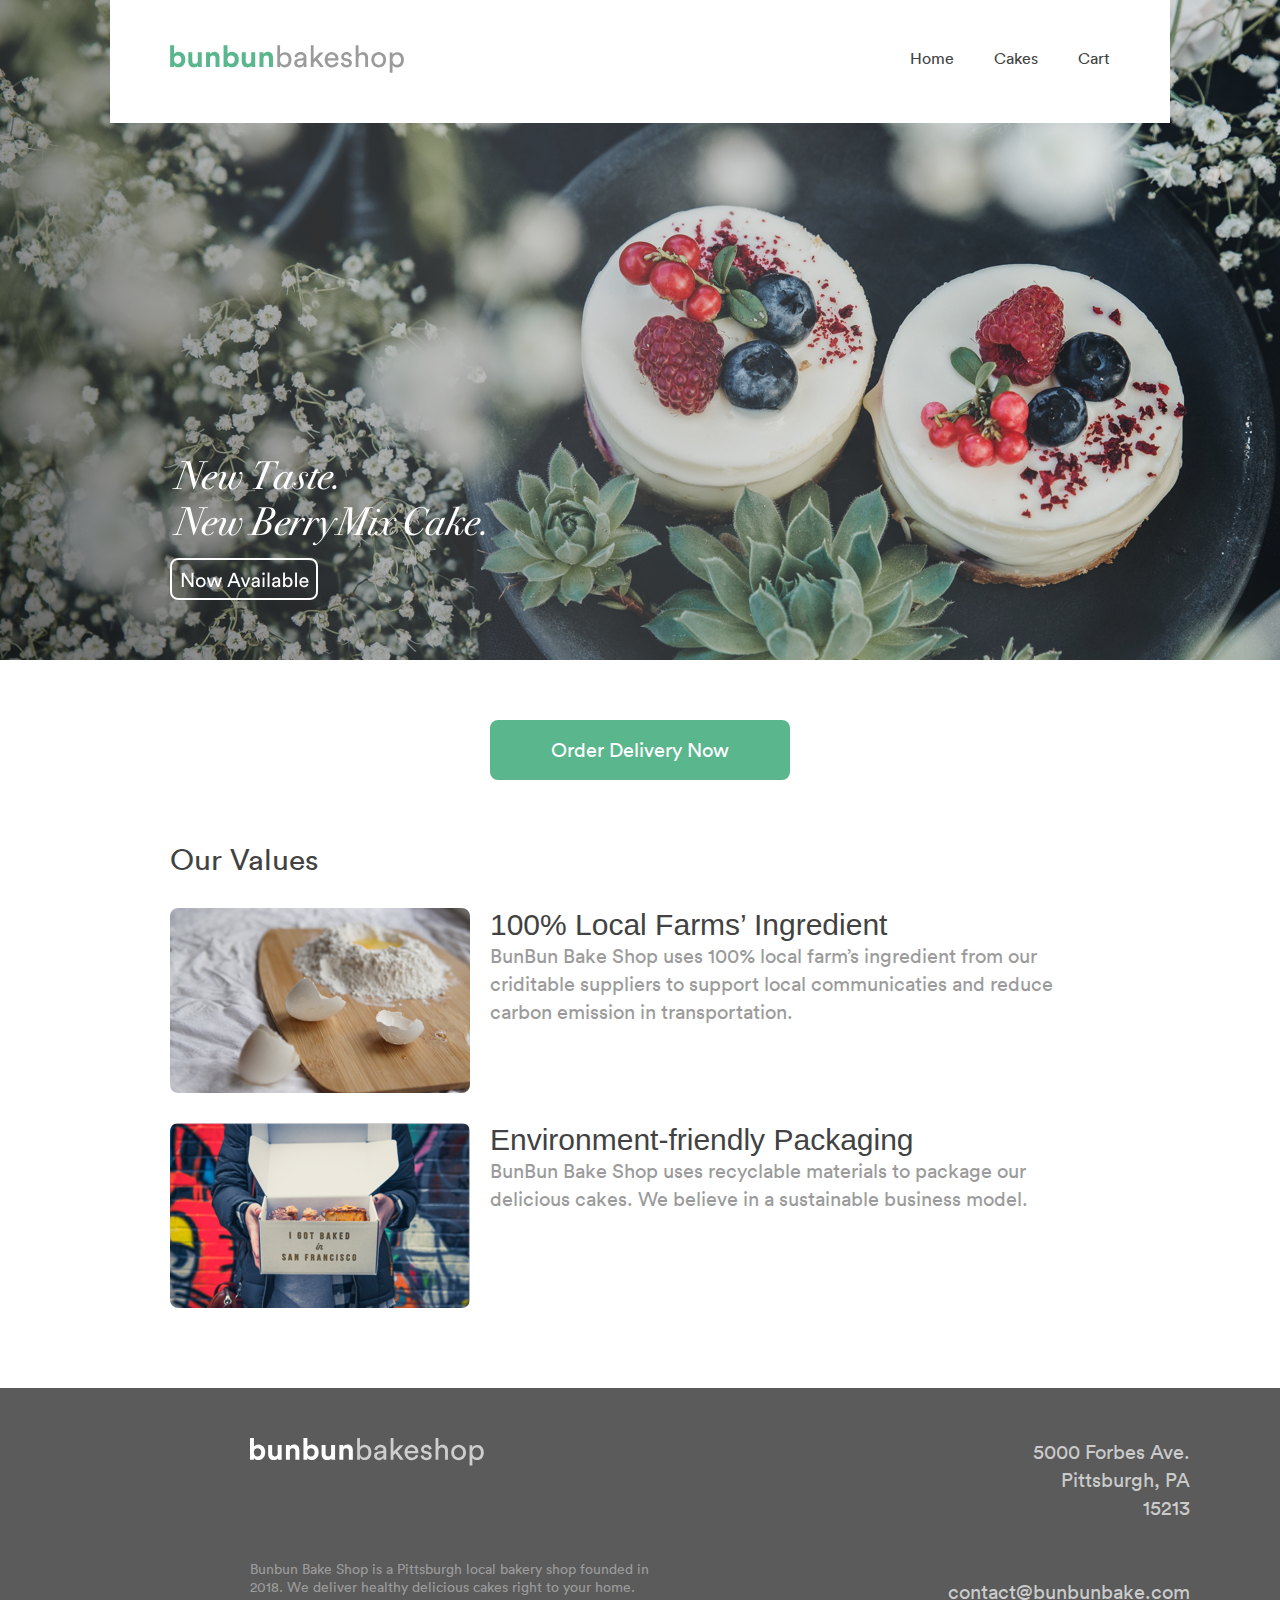
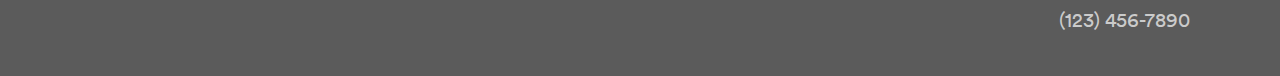
<file: index.html>
<!DOCTYPE html>
<html lang="en">
<head>
    <meta charset="UTF-8">
    <title>Home - BunBun Bake Shop</title>
    <link rel="stylesheet" type="text/css" href="style.css">
</head>

<body>
    <div class="hero">
        <div class="wrapper">
            <div class="header">
                <div class="navbar-home">
                    <a href="#" class="nav-logo"><img src="images/logo-color.svg"/></a>
                    <ul>
                        <li><a href="#">Cart</a></li>
                        <li><a href="cakes.html">Cakes</a></li>
                        <li><a href="#">Home</a></li>
                    </ul>
                </div>
            </div>
        </div>
    </div>

    <div class="call-to-action">
        <a href="cakes.html">Order Delivery Now</a>
    </div>

    <div class="title">
        Our Values
    </div>

    <div class="articles">
        <div class="article">
            <div class="article-image">
                <a href="#"><img src="images/article-image-1.png"/></a>
            </div>
            <div class="article-body">
                <span class="article-title">100% Local Farms’ Ingredient</span><br>
                <span class="article-description">BunBun Bake Shop uses 100% local farm’s ingredient from our criditable suppliers to support local communicaties and reduce carbon emission in transportation.</span>
            </div>
        </div>
        <div class="article">
            <div class="article-image">
                <a href="#"><img src="images/article-image-2.png"/></a>
            </div>
            <div class="article-body">
                <span class="article-title">Environment-friendly Packaging</span><br>
                <span class="article-description">BunBun Bake Shop uses recyclable materials to package our delicious cakes. We believe in a sustainable business model.</span>
            </div>
        </div>
    </div>

    <div class="footer">

        <div class="footer-body">
            <div class="footer-left">
                <a href="home.html" class="footer-logo"><img src="images/footer-logo.svg"/></a>
                <div class="brand-description"><span>Bunbun Bake Shop is a Pittsburgh local bakery shop founded in 2018. We deliver healthy delicious cakes right to your home.</span></div>
            </div>
            <div class="footer-right">
                <div class="footer-contact">5000 Forbes Ave.<br>
                    Pittsburgh, PA<br>
                    15213<br>
                    <br>
                    <br>
                    contact@bunbunbake.com<br>
                    (123) 456-7890</div>
            </div>
        </div>
    </div>
</body>
</html>
</file>
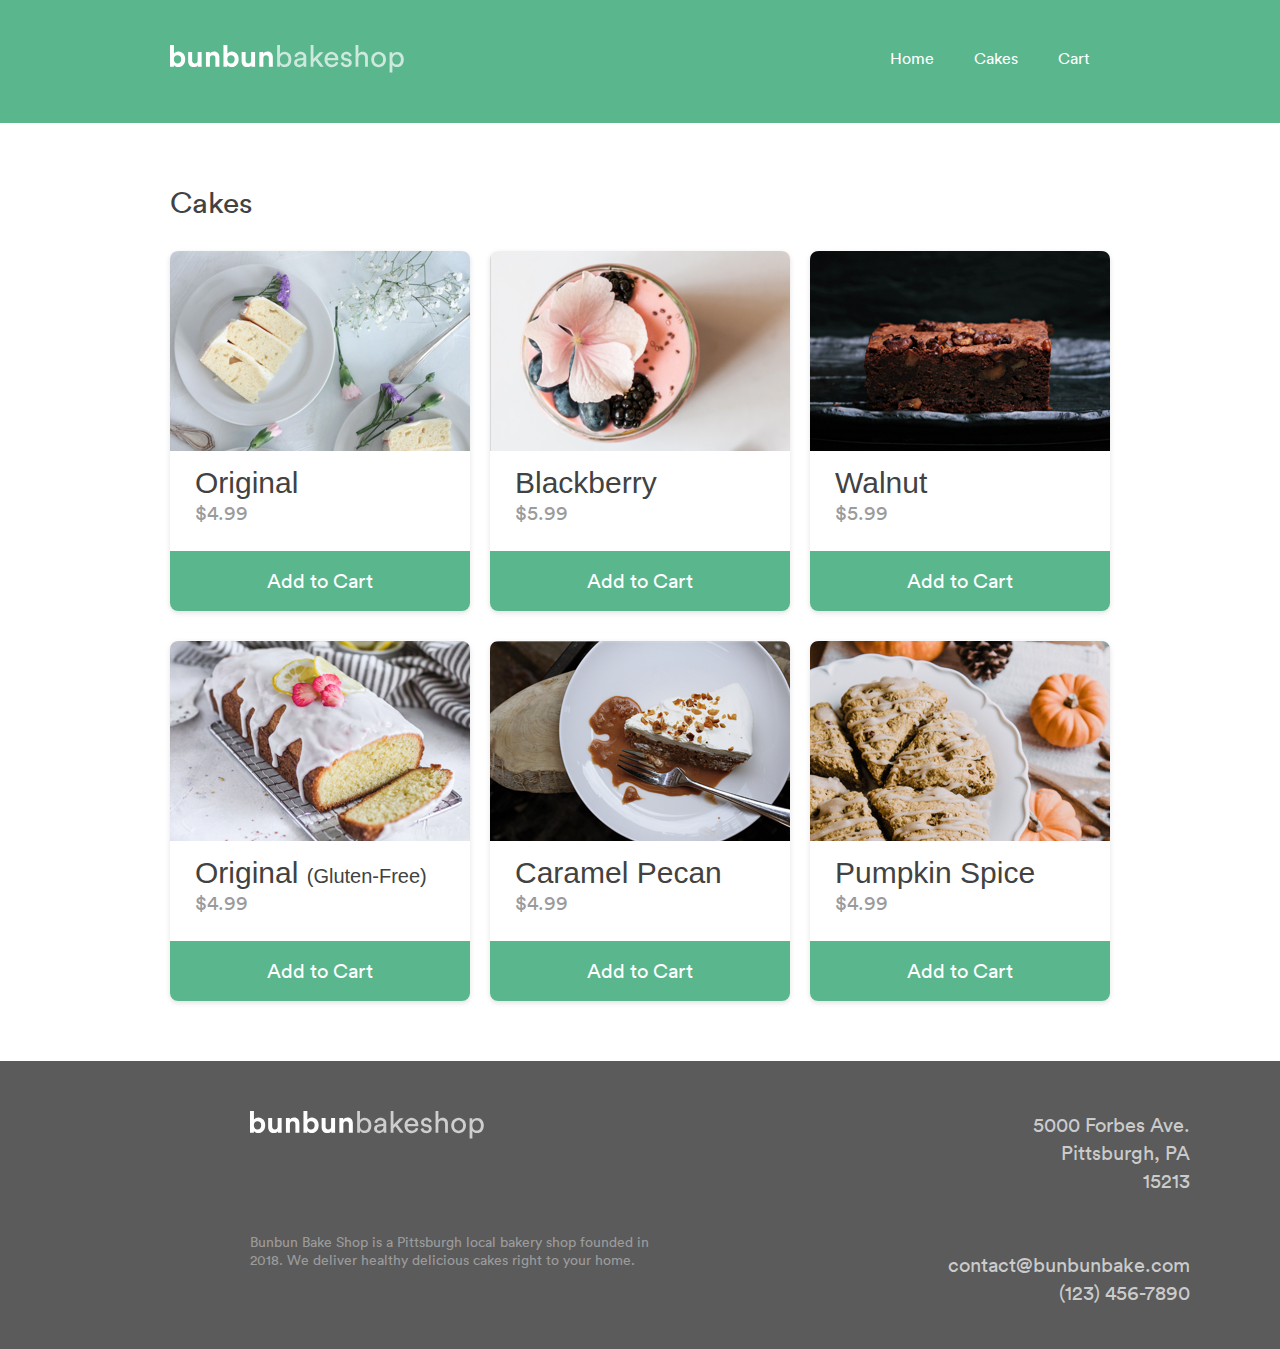
<file: cakes.html>
<!DOCTYPE html>
<html lang="en">
<head>
    <meta charset="UTF-8">
    <title>Cakes - BunBun Bake Shop</title>
    <link rel="stylesheet" type="text/css" href="style.css">
</head>
<body>
    <div class="wrapper-cakes">
        <div class="header-colored">
            <div class="navbar-colored">
                <a href="index.html" class="nav-logo-white"><img src="images/logo-white.svg"/></a>
                <ul>
                    <li><a href="#">Cart</a></li>
                    <li><a href="#">Cakes</a></li>
                    <li><a href="index.html">Home</a></li>
                </ul>
            </div>
        </div>
    </div>

    <div class="title">
        Cakes
    </div>

    <div class="products">
        <div class="p1">
            <div class="product">
                <div class="product-image">
                    <a href="index.html"><img src="images/p1.png"/></a>
                </div>
                <div class="product-description">
                    <span class="product-name">Original</span><br>
                    <span class="product-price">$4.99</span>
                </div>
                <div class="product-button">
                    <a href="original-cake.html" class="add-to-cart">Add to Cart</a>
                </div>
            </div>
        </div>
        <div class="p2">
            <div class="product">
                <div class="product-image">
                    <a href="index.html"><img src="images/p2.png"/></a>
                </div>
                <div class="product-description">
                    <span class="product-name">Blackberry</span><br>
                    <span class="product-price">$5.99</span>
                </div>
                <div class="product-button">
                    <a href="#" class="add-to-cart">Add to Cart</a>
                </div>
            </div>
        </div>
        <div class="p3">
            <div class="product">
                <div class="product-image">
                    <a href="index.html"><img src="images/p3.png"/></a>
                </div>
                <div class="product-description">
                    <span class="product-name">Walnut</span><br>
                    <span class="product-price">$5.99</span>
                </div>
                <div class="product-button">
                    <a href="#" class="add-to-cart">Add to Cart</a>
                </div>
            </div>
        </div>
        <div class="p4">
            <div class="product">
                <div class="product-image">
                    <a href="index.html"><img src="images/p4.png"/></a>
                </div>
                <div class="product-description">
                    <span class="product-name">Original <span id="glutenfree">(Gluten-Free)</span></span><br>
                    <span class="product-price">$4.99</span>
                </div>
                <div class="product-button">
                    <a href="#" class="add-to-cart">Add to Cart</a>
                </div>
            </div>
        </div>
        <div class="p5">
            <div class="product">
                <div class="product-image">
                    <a href="index.html"><img src="images/p5.png"/></a>
                </div>
                <div class="product-description">
                    <span class="product-name">Caramel Pecan</span><br>
                    <span class="product-price">$4.99</span>
                </div>
                <div class="product-button">
                    <a href="#" class="add-to-cart">Add to Cart</a>
                </div>
            </div>
        </div>
        <div class="p6">
            <div class="product">
                <div class="product-image">
                    <a href="index.html"><img src="images/p6.png"/></a>
                </div>
                <div class="product-description">
                    <span class="product-name">Pumpkin Spice</span><br>
                    <span class="product-price">$4.99</span>
                </div>
                <div class="product-button">
                    <a href="#" class="add-to-cart">Add to Cart</a>
                </div>
            </div>
        </div>
    </div>
    <div class="footer">

        <div class="footer-body">
            <div class="footer-left">
                <a href="home.html" class="footer-logo"><img src="images/footer-logo.svg"/></a>
                <div class="brand-description"><span>Bunbun Bake Shop is a Pittsburgh local bakery shop founded in 2018. We deliver healthy delicious cakes right to your home.</span></div>
            </div>
            <div class="footer-right">
                <div class="footer-contact">5000 Forbes Ave.<br>
                    Pittsburgh, PA<br>
                    15213<br>
                    <br>
                    <br>
                    contact@bunbunbake.com<br>
                    (123) 456-7890</div>
            </div>
        </div>
    </div>
</body>
</html>
</file>
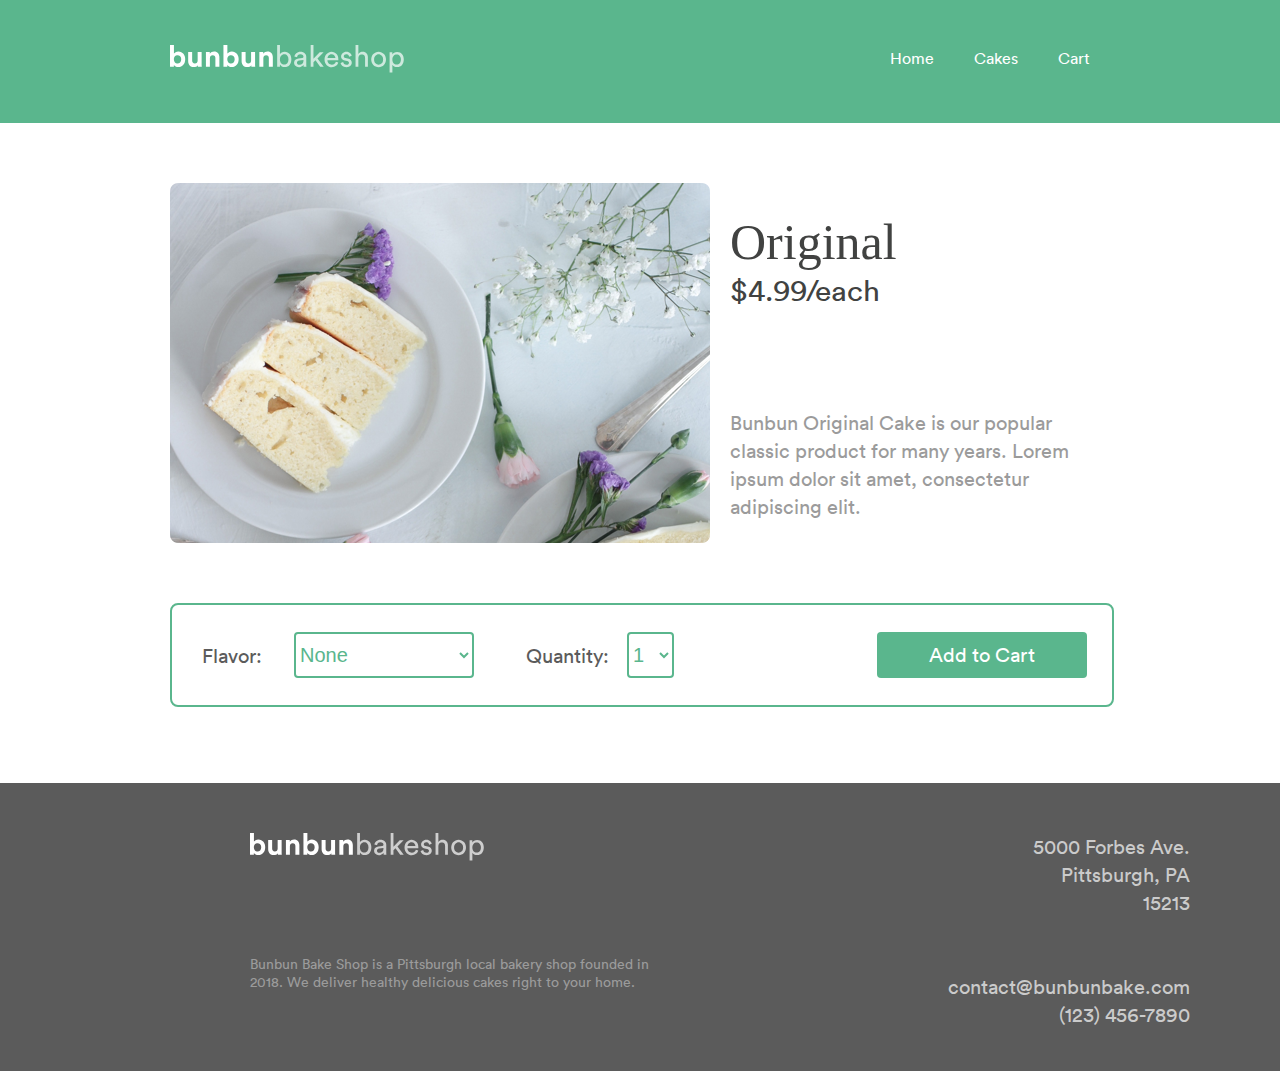
<file: original-cake.html>
<!DOCTYPE html>
<html lang="en">
<head>
    <meta charset="UTF-8">
    <title>Originl Cake - BunBun Bake Shop</title>
    <link rel="stylesheet" type="text/css" href="style.css">
</head>
<body>
    <div class="wrapper-cakes">
        <div class="header-colored">
            <div class="navbar-colored">
                <a href="index.html" class="nav-logo-white"><img src="images/logo-white.svg"/></a>
                <ul>
                    <li><a href="#">Cart</a></li>
                    <li><a href="cakes.html">Cakes</a></li>
                    <li><a href="index.html">Home</a></li>
                </ul>
            </div>
        </div>
    </div>

    <div class="product-details">
        <img class="p-image" src="images/original-cake.png">
        <div class="p-description">
            <div class="p-description-title">Original</div>
            <div class="p-description-price">$4.99/each</div>
            <div class="p-description-text">Bunbun Original Cake is our popular classic product for many years. Lorem ipsum dolor sit amet, consectetur adipiscing elit.</div>
        </div>
        <div class="pd-add-to-cart">
            <div class="flavor">Flavor:</div>
            <div class="flavor-select">
                <select>
                    <option>None</option>
                    <option>Sugar-milk</option>
                    <option>Vanilla-milk</option>
                    <option>Double-chocolate</option>
                </select>
            </div>
            <div class="quantity">Quantity:</div>
            <div class="quantity-select">
                <select>
                    <option>1</option>
                    <option>3</option>
                    <option>6</option>
                    <option>12</option>
                </select>
            </div>
            <div class="add-to-cart-button"><a href="#">Add to Cart</a></div>
        </div>
    </div>

    <div class="footer">

        <div class="footer-body">
            <div class="footer-left">
                <a href="home.html" class="footer-logo"><img src="images/footer-logo.svg"/></a>
                <div class="brand-description"><span>Bunbun Bake Shop is a Pittsburgh local bakery shop founded in 2018. We deliver healthy delicious cakes right to your home.</span></div>
            </div>
            <div class="footer-right">
                <div class="footer-contact">5000 Forbes Ave.<br>
                    Pittsburgh, PA<br>
                    15213<br>
                    <br>
                    <br>
                    contact@bunbunbake.com<br>
                    (123) 456-7890</div>
            </div>
        </div>
    </div>

</body>
</html>
</file>
<file: style.css>
@font-face {
    font-family: 'circular-book';
    src: url(/fonts/circular-book.ttf) format("opentype");
}

@font-face {
    font-family: 'circular-bold';
    src: url(/fonts/circular-bold.ttf) format("openype");
}

html, body {
    margin: auto;
    padding: 0px;
    width: 100%;
    horiz-align: center;
}

ul {
    list-style-type: none;
    margin: 0px;
    padding: 0px;
}

.header {
    width: 1060px;
    margin: 0 auto;
    background-color: #ffffff;
}

.header-colored {
    width: 100%;
    margin: 0 auto;
    background-color: #5AB68D;
}

.nav-logo {
    float: left;
    margin-left: 60px;
    margin-top: 45px;
    vertical-align: center;
}

.nav-logo-white {
    float: left;
    margin-top: 45px;
    vertical-align: center;
}

.navbar-home {
    height: 123px;
}


.navbar-home ul {
    list-style-type: none;
    padding-top: 28px;
    padding-right: 40px;
    overflow: hidden;
    margin: 0px;
    vertical-align: center;

}

.navbar-home li {
    float: right;
    vertical-align: center;
}

.navbar-home li a {
    font-family: circular-book, sans-serif;
    display: block;
    color: #414241;
    text-align: center;
    padding: 20px;
    text-decoration: none;
}

.navbar-home li a:hover {
    color: #ffffff;
    background-color: #5AB68D;
}

.navbar-colored {
    height: 123px;
    width: 940px;
    margin: auto;
}


.navbar-colored ul {
    list-style-type: none;
    padding-top: 28px;
    overflow: hidden;
    margin: 0px;
    vertical-align: center;

}

.navbar-colored li {
    float: right;
    vertical-align: center;
}

.navbar-colored li a {
    font-family: circular-book, sans-serif;
    display: block;
    color: #ffffff;
    text-align: center;
    padding: 20px;
    text-decoration: none;
}

.navbar-colored li a:hover {
    color: #5AB68D;
    background-color: #ffffff;
}

.hero {
    background-image: url("images/hero.png");
    text-align: center;
    height: 660px;
    margin: auto;
    background-repeat: no-repeat;
    background-position: center;

}

.call-to-action {
    width: 300px;
    height: 60px;
    margin: 60px auto 60px auto;
    text-align: center;
    background-color: #5AB68D;
    border-radius: 8px;
}

.call-to-action a {
    width: 300px;
    height: 60px;
    border-radius: 8px;
    color: #ffffff;
    font-size: 20px;
    font-family: circular-book, sans-serif;
    text-decoration: none;
    line-height: 60px;
}

.title {
    width: 940px;
    margin: auto;
    font-family: circular-book, sans-serif;
    font-size: 30px;
    color: #414241;
}

.articles {
    width: 940px;
    margin: auto;
    margin-bottom: 80px;
}

.article {
    margin-top: 30px;
}

.article-image {
    float: left;
    display: block;
}

.article-body {
    overflow: hidden;
    vertical-align: middle;
    display: block;
    padding-left: 20px;
    height: 185px;

}

.article-title {
    font-family: circular-bold, sans-serif;
    font-size: 30px;
    color: #414241;
}

.article-description {
    font-family: circular-book, sans-serif;
    font-size: 20px;
    color: #9B9B9B;
    line-height: 28px;
}

.footer {
    width: 1440px;
    height: 288px;
    background-color: #5B5B5B;
}

.footer-body {
    padding-top: 50px;
    width: 940px;
    margin: auto;
}

.brand-description {
    margin-top: 90px;
    width: 400px;
}

.brand-description span {
    font-family: circular-book, sans-serif;
    font-size: 14px;
    color: #9B9B9B;
    line-height: 18px;
}

.footer-left {
    float: left;
    display: block;
}

.footer-right {
    overflow: hidden;
    display: block;
}

.footer-contact {
    text-align: right;
    font-family: circular-book;
    font-size: 20px;
    color: rgba(255,255,255,0.70);
    letter-spacing: 0;
    line-height: 28px;
}

.wrapper-cakes {
    margin-bottom: 60px;
}

.products {
    padding-top: 30px;
    padding-bottom: 60px;
    margin: auto;
    width: 940px;
    height: 750px;
    display: grid;
    grid-template-columns: 1fr 1fr 1fr;
    grid-template-rows: 1fr 1fr;
    grid-column-gap: 20px;
    grid-row-gap: 30px;
    grid-template-areas:
            "p1 p2 p3"
            "p4 p5 p6";
}

.p1 {
    grid-area: p1;
}

.p2 {
    grid-area: p2;
}

.p3 {
    grid-area: p3;
}

.p4 {
    grid-area: p4;
}

.p5 {
    grid-area: p5;
}

.p6 {
    grid-area: p6;
}

.product {
    display: grid;
    grid-template-rows: 200px auto 60px;
    grid-template-columns: auto;
    grid-template-areas:
            "info1"
            "info2"
            "info3";
    width: 300px;
    height: 360px;
    background: #FFFFFF;
    box-shadow: 0 2px 5px 0 rgba(155,155,155,0.30);
    border-radius: 8px;
}

.prodcut-image {
    grid-area: info1;
    width: 300px;
    height: 200px;
    background: #D8D8D8;
    border-radius: 8px 8px 0 0;
}

.product-description {
    grid-area: info2;
    padding: 15px 25px 0;
}

.product-name {
    font-family: circular-bold, sans-serif;
    font-size: 30px;
    color: #414241;
}

.product-price {
    font-family: circular-book, sans-serif;
    font-size: 20px;
    color: #9B9B9B;
    letter-spacing: 0.02px;
}

.product-button {
    grid-area: info3;
    width: 300px;
    height: 60px;
    background: #5AB68D;
    border-radius: 0 0 8px 8px;
    text-align: center;
}

.add-to-cart {
    font-family: circular-book, sans-serif;
    font-size: 20px;
    color: #FFFFFF;
    letter-spacing: 0.01px;
    text-decoration: none;
    line-height: 60px;
}

#glutenfree {
    font-size: 20px;
}

.product-details {
    display: grid;
    width: 940px;
    margin: auto;
    grid-template-columns: 540px 380px;
    grid-template-rows: 360px 100px;
    grid-column-gap: 20px;
    grid-row-gap: 60px;
    grid-template-areas:
            "p-image p-description"
            "add-to-cart add-to-cart";
    margin-bottom: 80px;
}

.p-image {
    grid-area: p-image;
}

.p-description {
    grid-area: p-description;
}

.p-description-title {
    margin-top: 30px;
    font-family: circular-bold, sans-serifold;
    font-size: 50px;
    color: #414241;
    letter-spacing: 0;
}

.p-description-price {
    font-family: circular-book, sans-serifook;
    font-size: 30px;
    color: #414241;
    letter-spacing: 0;
}

.p-description-text {
    margin-top: 100px;
    font-family: circular-book, sans-serifook;
    font-size: 20px;
    color: #9B9B9B;
    letter-spacing: 0.01px;
    line-height: 28px;
}

.pd-add-to-cart {
    grid-area: add-to-cart;
    margin: auto;
    width: 940px;
    height: 100px;
    border: 2px solid #5AB68D;
    border-radius: 8px;
    align-items: center;

    display: grid;
    grid-template-columns: 30px 62px 210px 135px 65px auto 210px 25px;
    grid-template-rows: 1fr;
}

.flavor {
    grid-column: 2/3;
    font-family: circular-book, sans-serifook;
    font-size: 20px;
    color: #5B5B5B;
    letter-spacing: 0.01px;
}

.flavor-select {
    grid-column: 3/4;
    justify-self: end;
}

.flavor-select select {
    height: 46px;
    border: 2px solid #5AB68D;
    border-radius: 4px;
    font-family: circular-bold, sans-serif;
    font-size: 20px;
    color: #5AB68D;
    letter-spacing: 0.01px;
    background-color: #fff;
}

.quantity {
    grid-column: 4/5;
    font-family: circular-book, sans-serifook;
    font-size: 20px;
    color: #5B5B5B;
    letter-spacing: 0.01px;
    justify-self: end;
}

.quantity-select {
    grid-column: 5/6;
    justify-self: end;
}

.quantity-select select {
    height: 46px;
    border: 2px solid #5AB68D;
    border-radius: 4px;
    font-family: circular-bold, sans-serif;
    font-size: 20px;
    color: #5AB68D;
    letter-spacing: 0.01px;
    background-color: #fff;
}

.add-to-cart-button {
    height: 46px;
    width: 210px;
    grid-column: 7/8;
    background: #5AB68D;
    border-radius: 4px;
    text-align: center;
}
.add-to-cart-button a {
    font-family: circular-book, sans-serif;
    font-size: 20px;
    color: #FFFFFF;
    letter-spacing: 0.01px;
    text-decoration: none;
    line-height: 46px;
}
</file>
